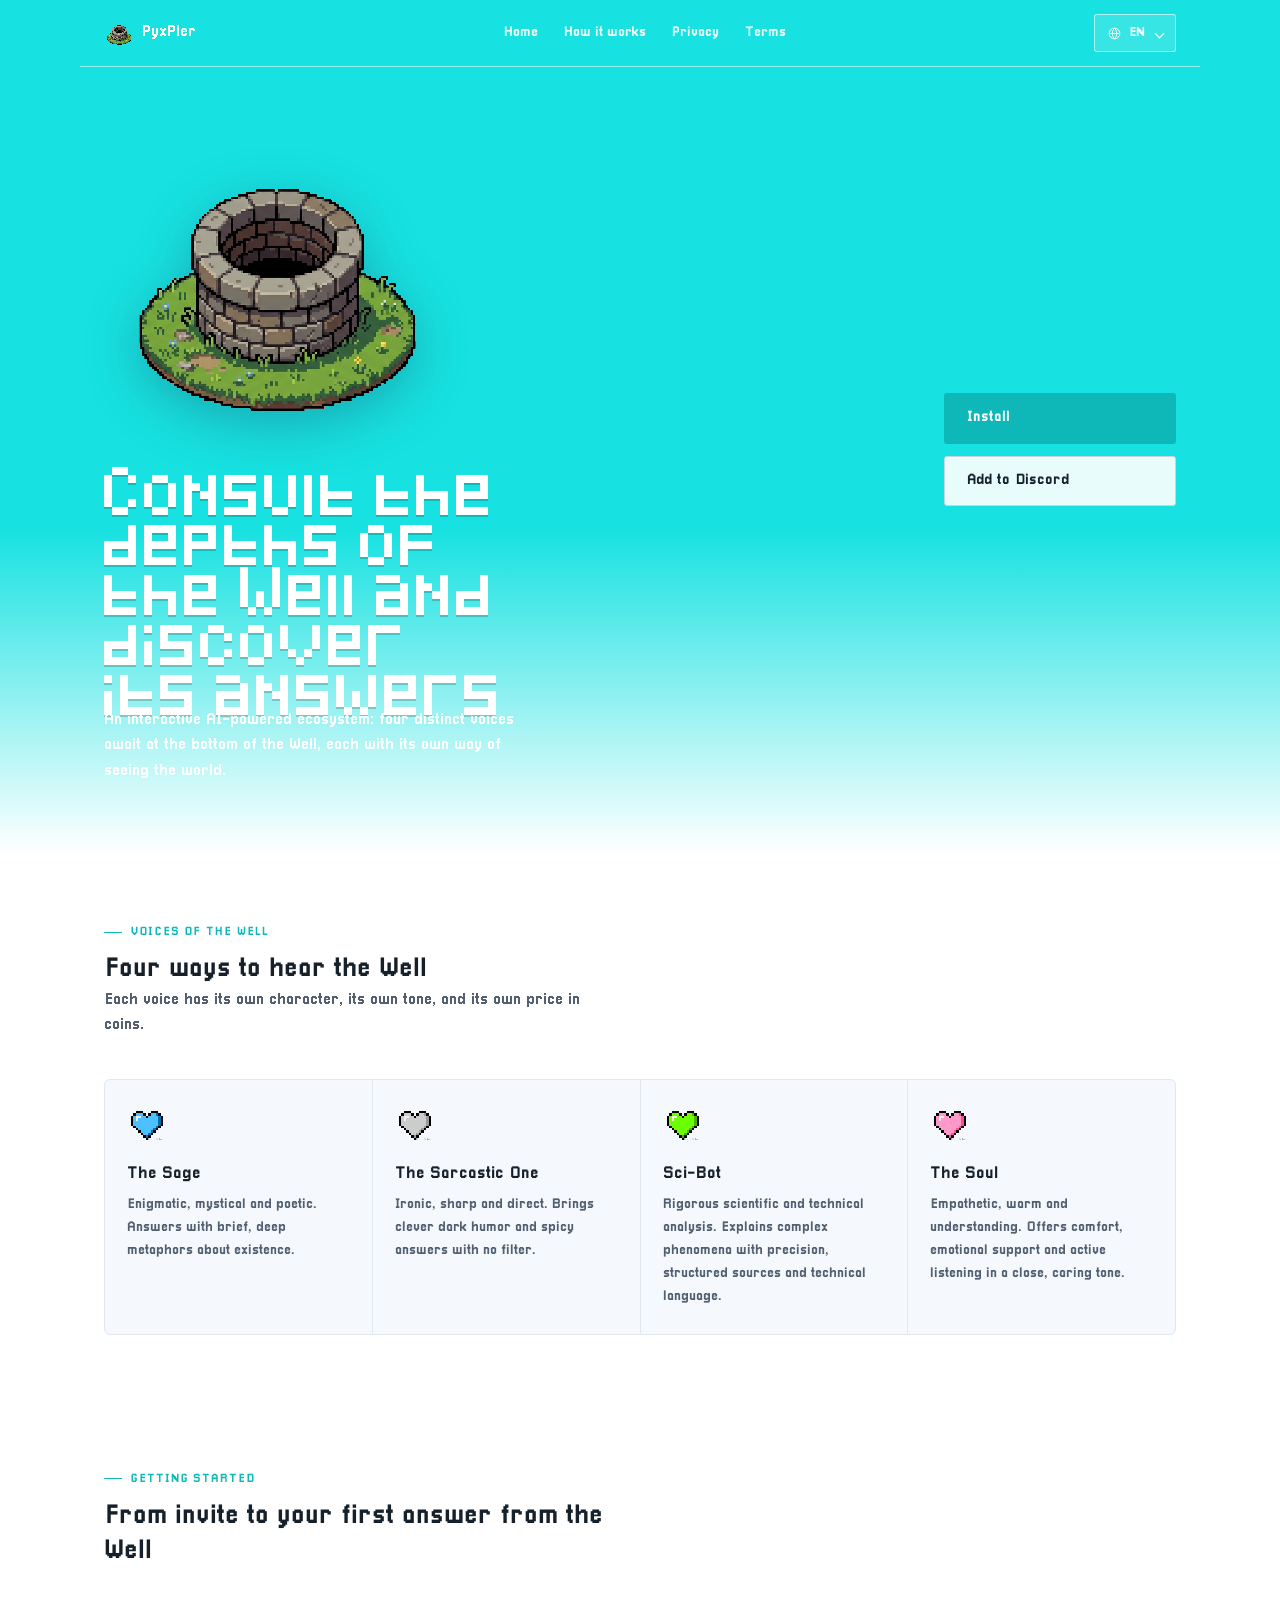
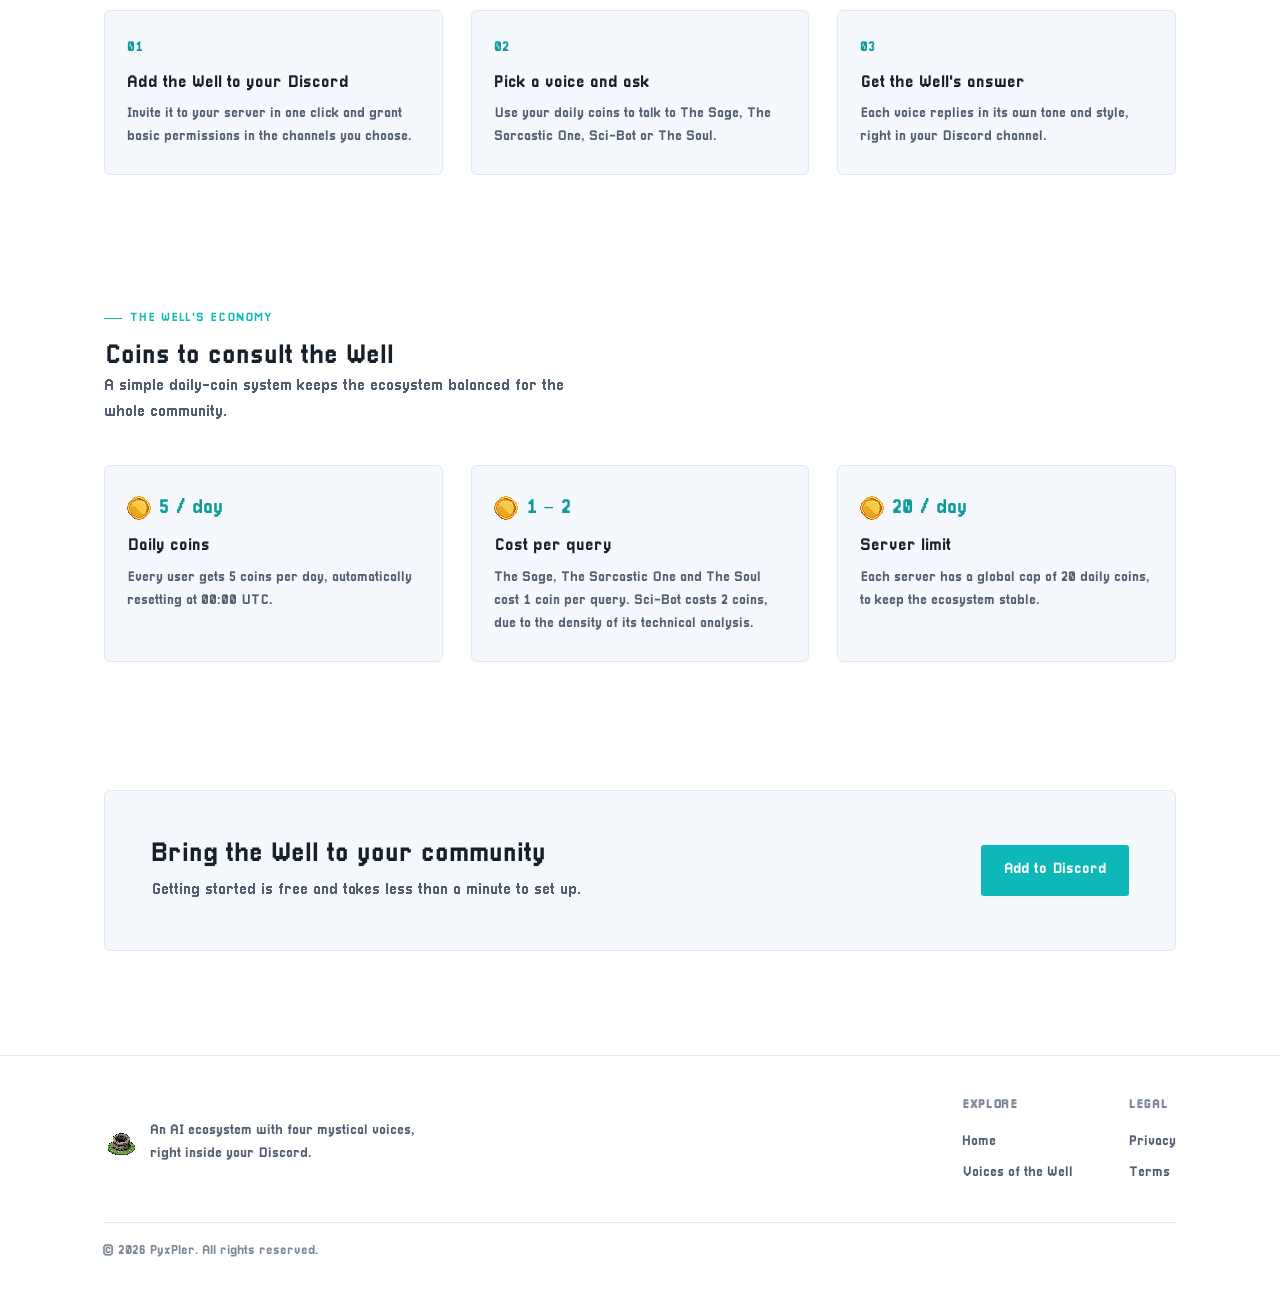
<file: index.html>
<!DOCTYPE html>
<html lang="es">
<head>
<meta charset="UTF-8">
<meta name="viewport" content="width=device-width, initial-scale=1.0">
<title data-i18n="meta.titleHome">PyxPler - El Pozo de los Deseos: consulta sus 4 voces en Discord</title>
<meta name="description" content="PyxPler es un bot de Discord con inteligencia artificial: El Pozo de los Deseos, un ecosistema con cuatro voces místicas que responden tus consultas.">
<link rel="icon" href="static/logo.png">
<link rel="stylesheet" href="css/style.css">
</head>
<body>

<header class="site-hero" id="top">
  <div class="hero-topbar container">
    <a class="topbar-brand" href="index.html#top">
      <img class="topbar-logo" src="static/miniature_logo.png" alt="PyxPler">
      <span class="topbar-word">PyxPler</span>
    </a>

    <nav class="topbar-nav">
      <a href="index.html#top" data-i18n="nav.home">Inicio</a>
      <a href="index.html#como-empezar" data-i18n="nav.howItWorks">Cómo funciona</a>
      <a href="privacy.html" data-i18n="nav.privacy">Privacidad</a>
      <a href="terms.html" data-i18n="nav.terms">Términos</a>
    </nav>

    <div class="lang-dropdown" id="lang-dropdown">
      <button type="button" class="lang-trigger" id="lang-trigger" data-i18n-aria-label="lang.selectLabel" aria-label="Idioma" aria-haspopup="listbox" aria-expanded="false">
        <svg viewBox="0 0 24 24" fill="none" stroke="currentColor" stroke-width="1.6" aria-hidden="true"><circle cx="12" cy="12" r="8.5"/><path d="M3.5 12h17M12 3.5c2.3 2.3 3.5 5.3 3.5 8.5s-1.2 6.2-3.5 8.5c-2.3-2.3-3.5-5.3-3.5-8.5S9.7 5.8 12 3.5Z"/></svg>
        <span class="lang-code" id="lang-current-code">ES</span>
        <span class="lang-chevron" aria-hidden="true"></span>
      </button>
      <div class="lang-panel" id="lang-panel" role="listbox" aria-label="Idioma"></div>
    </div>
  </div>

  <div class="hero-main container">
    <div class="hero-left">
      <a class="brand-link" href="index.html#top">
        <img class="brand-logo" src="static/logo.png" alt="PyxPler">
      </a>
      <div class="hero-copy">
        <h1 data-i18n="hero.title">Consulta las profundidades del Pozo y descubre sus respuestas</h1>
        <p class="lede" data-i18n="hero.subtitle">Un ecosistema interactivo con Inteligencia Artificial: cuatro voces distintas te esperan al fondo del Pozo, cada una con su propia forma de ver el mundo.</p>
      </div>
    </div>

    <div class="hero-actions">
      <button type="button" class="btn btn-primary selector-btn js-install-trigger" data-i18n="hero.installCta">
        Instalar
        <span class="chevron" aria-hidden="true"></span>
      </button>
      <button type="button" class="btn btn-ghost selector-btn js-invite-trigger" data-i18n="hero.discordCta">
        Añadir a Discord
        <span class="chevron" aria-hidden="true"></span>
      </button>
    </div>
  </div>
</header>

<main>

  <section class="section" id="voces">
    <div class="container">
      <div class="section-head reveal">
        <span class="eyebrow" data-i18n="voices.eyebrow">Las voces del Pozo</span>
        <h2 data-i18n="voices.title">Cuatro formas de escuchar al Pozo</h2>
        <p class="lede" data-i18n="voices.lede">Cada voz tiene su propio carácter, su propio tono y su propio precio en monedas.</p>
      </div>

      <div class="features-grid reveal">
        <div class="feature-card">
          <div class="feature-icon" aria-hidden="true">
            <img src="static/personalidad_sabia.png" alt="">
          </div>
          <h3 data-i18n="voices.sabio.title">El Sabio</h3>
          <p data-i18n="voices.sabio.body">Enigmático, místico y poético. Responde con metáforas breves y profundas sobre la existencia.</p>
        </div>

        <div class="feature-card">
          <div class="feature-icon" aria-hidden="true">
            <img src="static/personalidad_sarcastica.png" alt="">
          </div>
          <h3 data-i18n="voices.sarcastico.title">El Sarcástico</h3>
          <p data-i18n="voices.sarcastico.body">Irónico, ácido y directo. Aporta humor negro inteligente y respuestas picantes sin rodeos.</p>
        </div>

        <div class="feature-card">
          <div class="feature-icon" aria-hidden="true">
            <img src="static/personalidad_cientifica.png" alt="">
          </div>
          <h3 data-i18n="voices.scibot.title">Sci-Bot</h3>
          <p data-i18n="voices.scibot.body">Análisis científico y técnico riguroso. Explica fenómenos complejos con precisión, fuentes estructuradas y lenguaje técnico.</p>
        </div>

        <div class="feature-card">
          <div class="feature-icon" aria-hidden="true">
            <img src="static/personalidad_alma.png" alt="">
          </div>
          <h3 data-i18n="voices.alma.title">El Alma</h3>
          <p data-i18n="voices.alma.body">Empático, cálido y comprensivo. Ofrece consuelo, apoyo emocional y escucha activa en un tono cercano.</p>
        </div>
      </div>
    </div>
  </section>

  <section class="section" id="como-empezar">
    <div class="container">
      <div class="section-head reveal">
        <span class="eyebrow" data-i18n="steps.eyebrow">Cómo empezar</span>
        <h2 data-i18n="steps.title">De la invitación a tu primera respuesta del Pozo</h2>
      </div>

      <div class="steps reveal">
        <div class="step">
          <div class="step-index">01</div>
          <h3 data-i18n="steps.step1.title">Añade el Pozo a tu Discord</h3>
          <p data-i18n="steps.step1.body">Invítalo a tu servidor con un clic y concede los permisos básicos en los canales que elijas.</p>
        </div>
        <div class="step">
          <div class="step-index">02</div>
          <h3 data-i18n="steps.step2.title">Elige una voz y consulta</h3>
          <p data-i18n="steps.step2.body">Usa tus monedas diarias para hablar con El Sabio, El Sarcástico, Sci-Bot o El Alma.</p>
        </div>
        <div class="step">
          <div class="step-index">03</div>
          <h3 data-i18n="steps.step3.title">Recibe la respuesta del Pozo</h3>
          <p data-i18n="steps.step3.body">Cada voz responde con su propio tono y estilo, directo en tu canal de Discord.</p>
        </div>
      </div>
    </div>
  </section>

  <section class="section" id="economia">
    <div class="container">
      <div class="section-head reveal">
        <span class="eyebrow" data-i18n="economy.eyebrow">Economía del Pozo</span>
        <h2 data-i18n="economy.title">Monedas para consultar al Pozo</h2>
        <p class="lede" data-i18n="economy.lede">Un sistema simple de monedas diarias mantiene el ecosistema equilibrado para toda la comunidad.</p>
      </div>

      <div class="stats-grid reveal">
        <div class="stat-card">
          <span class="stat-figure">
            <img class="coin-icon" src="static/coin.png" alt="" aria-hidden="true">
            <span data-i18n="economy.daily.figureNum">5</span><span data-i18n="economy.daily.figureUnit"> / día</span>
          </span>
          <h3 data-i18n="economy.daily.title">Monedas diarias</h3>
          <p data-i18n="economy.daily.body">Cada usuario recibe 5 monedas por día, con reinicio automático a las 00:00 UTC.</p>
        </div>
        <div class="stat-card">
          <span class="stat-figure">
            <img class="coin-icon" src="static/coin.png" alt="" aria-hidden="true">
            <span data-i18n="economy.cost.figureNum">1 – 2</span><span data-i18n="economy.cost.figureUnit"></span>
          </span>
          <h3 data-i18n="economy.cost.title">Costo por consulta</h3>
          <p data-i18n="economy.cost.body">El Sabio, El Sarcástico y El Alma cuestan 1 moneda por consulta. Sci-Bot cuesta 2 monedas, por la densidad de su análisis técnico.</p>
        </div>
        <div class="stat-card">
          <span class="stat-figure">
            <img class="coin-icon" src="static/coin.png" alt="" aria-hidden="true">
            <span data-i18n="economy.serverCap.figureNum">20</span><span data-i18n="economy.serverCap.figureUnit"> / día</span>
          </span>
          <h3 data-i18n="economy.serverCap.title">Límite del servidor</h3>
          <p data-i18n="economy.serverCap.body">Cada servidor tiene un tope global de 20 monedas diarias, para mantener la estabilidad del ecosistema.</p>
        </div>
      </div>
    </div>
  </section>

  <section class="section">
    <div class="container">
      <div class="cta-band reveal">
        <div>
          <h2 data-i18n="cta.title">Lleva El Pozo a tu comunidad</h2>
          <p data-i18n="cta.body">Empezar es gratuito y tarda menos de un minuto en configurarse.</p>
        </div>
        <button type="button" class="btn btn-primary js-invite-trigger" data-i18n="nav.invite">Añadir a Discord</button>
      </div>
    </div>
  </section>

</main>

<footer class="site-footer">
  <div class="container">
    <div class="footer-grid">
      <div class="footer-brand">
        <a href="index.html#top">
          <img src="static/logo.png" alt="PyxPler">
        </a>
        <p data-i18n="footer.tagline">Un ecosistema de IA con cuatro voces místicas, directo en tu Discord.</p>
      </div>
      <div class="footer-cols">
        <div class="footer-col">
          <h4 data-i18n="footer.linksHeading">Explorar</h4>
          <a href="index.html#top" data-i18n="nav.home">Inicio</a>
          <a href="index.html#voces" data-i18n="nav.features">Voces del Pozo</a>
        </div>
        <div class="footer-col">
          <h4 data-i18n="footer.legalHeading">Legal</h4>
          <a href="privacy.html" data-i18n="nav.privacy">Privacidad</a>
          <a href="terms.html" data-i18n="nav.terms">Términos</a>
        </div>
      </div>
    </div>
    <div class="footer-bottom">
      <p>© <span id="current-year"></span> PyxPler. <span data-i18n="footer.rights">Todos los derechos reservados.</span></p>
    </div>
  </div>
</footer>

<!-- Modal: Añadir a Discord (Servidor / Usuario) -->
<div class="modal-overlay" id="invite-modal" aria-hidden="true">
  <div class="modal-card" role="dialog" aria-modal="true" aria-labelledby="invite-modal-title">
    <button class="modal-close" id="invite-modal-close" type="button" data-i18n-aria-label="invite.close" aria-label="Cerrar">
      <svg viewBox="0 0 24 24" fill="none" stroke="currentColor" stroke-width="1.8" aria-hidden="true"><path d="M5 5l14 14M19 5 5 19"/></svg>
    </button>
    <span class="eyebrow" data-i18n="invite.eyebrow">Añadir a Discord</span>
    <h2 id="invite-modal-title" data-i18n="invite.title">¿Dónde querés instalar el bot?</h2>
    <p data-i18n="invite.body">Elegí si querés añadirlo a un servidor completo o instalarlo solo para tu cuenta.</p>

    <div class="modal-options">
      <a class="modal-option" href="https://discord.com/oauth2/authorize?client_id=1534560193524924466&permissions=314432&integration_type=0&scope=applications.commands+bot" id="invite-server-link">
        <span class="modal-option-icon" aria-hidden="true">
          <svg viewBox="0 0 24 24" fill="none" stroke="currentColor" stroke-width="1.6"><rect x="3.5" y="4" width="17" height="7" rx="1.6"/><rect x="3.5" y="13" width="17" height="7" rx="1.6"/><circle cx="7.2" cy="7.5" r="0.9" fill="currentColor" stroke="none"/><circle cx="7.2" cy="16.5" r="0.9" fill="currentColor" stroke="none"/></svg>
        </span>
        <span class="modal-option-text">
          <strong data-i18n="invite.serverTitle">Servidor</strong>
          <span data-i18n="invite.serverBody">Disponible para todos los miembros del servidor que elijas.</span>
        </span>
      </a>
      <a class="modal-option" href="https://discord.com/oauth2/authorize?client_id=1534560193524924466&permissions=314432&integration_type=1&scope=applications.commands+bot" id="invite-user-link">
        <span class="modal-option-icon" aria-hidden="true">
          <svg viewBox="0 0 24 24" fill="none" stroke="currentColor" stroke-width="1.6"><circle cx="12" cy="8.2" r="3.4"/><path d="M5 20c0-3.6 3.1-6.2 7-6.2s7 2.6 7 6.2"/></svg>
        </span>
        <span class="modal-option-text">
          <strong data-i18n="invite.userTitle">Usuario</strong>
          <span data-i18n="invite.userBody">Lo usás vos, en cualquier servidor o mensaje directo.</span>
        </span>
      </a>
    </div>
  </div>
</div>

<!-- Modal: Instalar (plataformas) -->
<div class="modal-overlay" id="install-modal" aria-hidden="true">
  <div class="modal-card" role="dialog" aria-modal="true" aria-labelledby="install-modal-title">
    <button class="modal-close" id="install-modal-close" type="button" data-i18n-aria-label="install.close" aria-label="Cerrar">
      <svg viewBox="0 0 24 24" fill="none" stroke="currentColor" stroke-width="1.8" aria-hidden="true"><path d="M5 5l14 14M19 5 5 19"/></svg>
    </button>
    <span class="eyebrow" data-i18n="install.eyebrow">Instalar</span>
    <h2 id="install-modal-title" data-i18n="install.title">Elegí tu plataforma</h2>
    <p data-i18n="install.body">La aplicación de PyxPler está en camino para más plataformas. Elegí la tuya para enterarte primero.</p>

    <!--
      Cada fila de plataforma empieza como <div> (no clickeable) con la
      insignia "Próximamente". Para activar una plataforma cuando ya
      tengas el enlace de descarga, seguí GUIA_PLATAFORMAS.md.
    -->
    <div class="platform-list">
      <div class="platform-option" data-platform="android">
        <span class="platform-icon" aria-hidden="true">
          <svg viewBox="0 0 24 24" fill="none" stroke="currentColor" stroke-width="1.6"><rect x="7" y="2.5" width="10" height="19" rx="2.2"/><path d="M10.2 18.5h3.6"/></svg>
        </span>
        <span class="platform-name" data-i18n="install.android">Android</span>
        <span class="platform-badge" data-i18n="install.comingSoon">Próximamente</span>
      </div>
      <div class="platform-option" data-platform="ios">
        <span class="platform-icon" aria-hidden="true">
          <svg viewBox="0 0 24 24" fill="none" stroke="currentColor" stroke-width="1.6"><rect x="7" y="2.5" width="10" height="19" rx="2.2"/><path d="M10.2 18.5h3.6"/></svg>
        </span>
        <span class="platform-name" data-i18n="install.ios">iOS</span>
        <span class="platform-badge" data-i18n="install.comingSoon">Próximamente</span>
      </div>
      <div class="platform-option" data-platform="mac">
        <span class="platform-icon" aria-hidden="true">
          <svg viewBox="0 0 24 24" fill="none" stroke="currentColor" stroke-width="1.6"><rect x="3" y="4.5" width="18" height="12" rx="1.4"/><path d="M8 20h8M12 16.5V20"/></svg>
        </span>
        <span class="platform-name" data-i18n="install.mac">Mac</span>
        <span class="platform-badge" data-i18n="install.comingSoon">Próximamente</span>
      </div>
      <div class="platform-option" data-platform="windows">
        <span class="platform-icon" aria-hidden="true">
          <svg viewBox="0 0 24 24" fill="none" stroke="currentColor" stroke-width="1.6"><rect x="3.5" y="3.5" width="7.5" height="7.5"/><rect x="13" y="3.5" width="7.5" height="7.5"/><rect x="3.5" y="13" width="7.5" height="7.5"/><rect x="13" y="13" width="7.5" height="7.5"/></svg>
        </span>
        <span class="platform-name" data-i18n="install.windows">Windows</span>
        <span class="platform-badge" data-i18n="install.comingSoon">Próximamente</span>
      </div>
      <div class="platform-option" data-platform="linux">
        <span class="platform-icon" aria-hidden="true">
          <svg viewBox="0 0 24 24" fill="none" stroke="currentColor" stroke-width="1.6"><rect x="3" y="6" width="18" height="12" rx="1.4"/><path d="M7 10.2l2.2 1.8L7 13.8M12.5 13.8h3.8"/></svg>
        </span>
        <span class="platform-name" data-i18n="install.linux">Linux</span>
        <span class="platform-badge" data-i18n="install.comingSoon">Próximamente</span>
      </div>
    </div>
  </div>
</div>

<script src="lang/es.js"></script>
<script src="lang/en.js"></script>
<script src="js/main.js"></script>
</body>
</html>
</file>
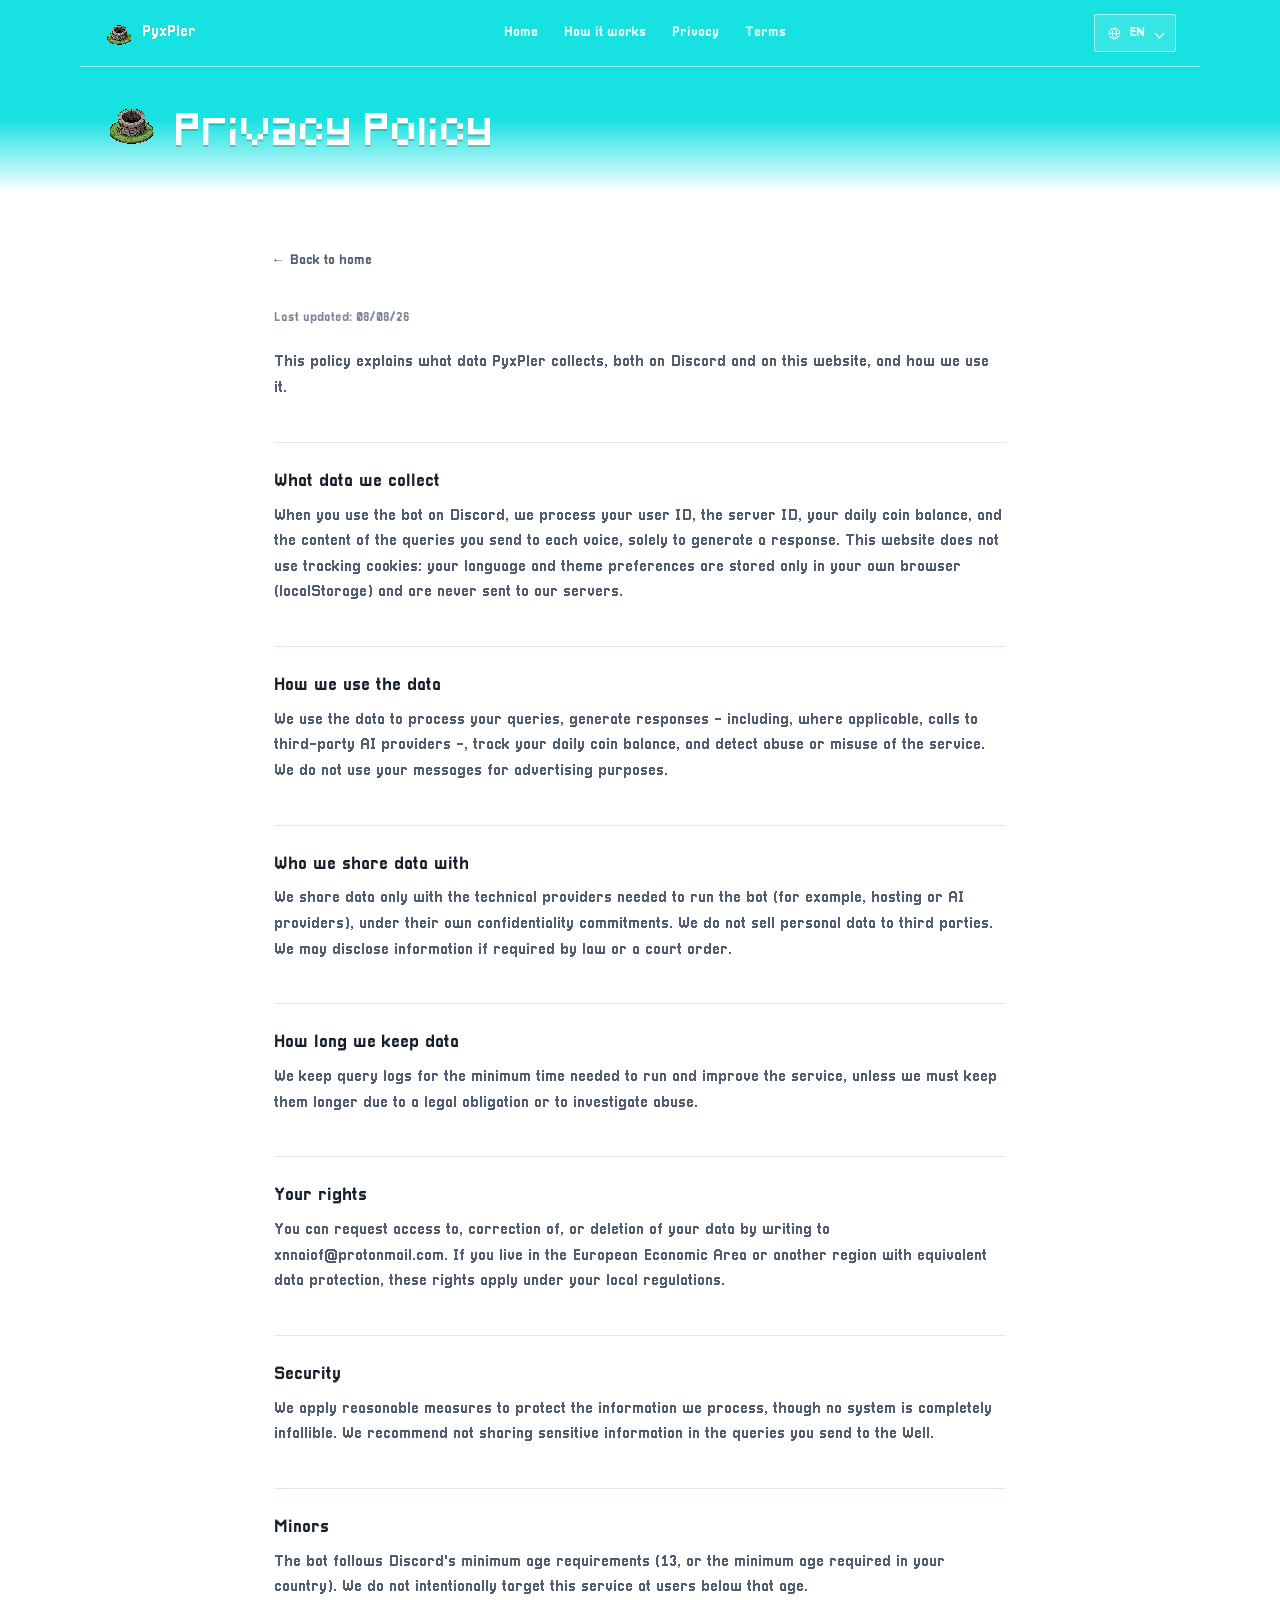
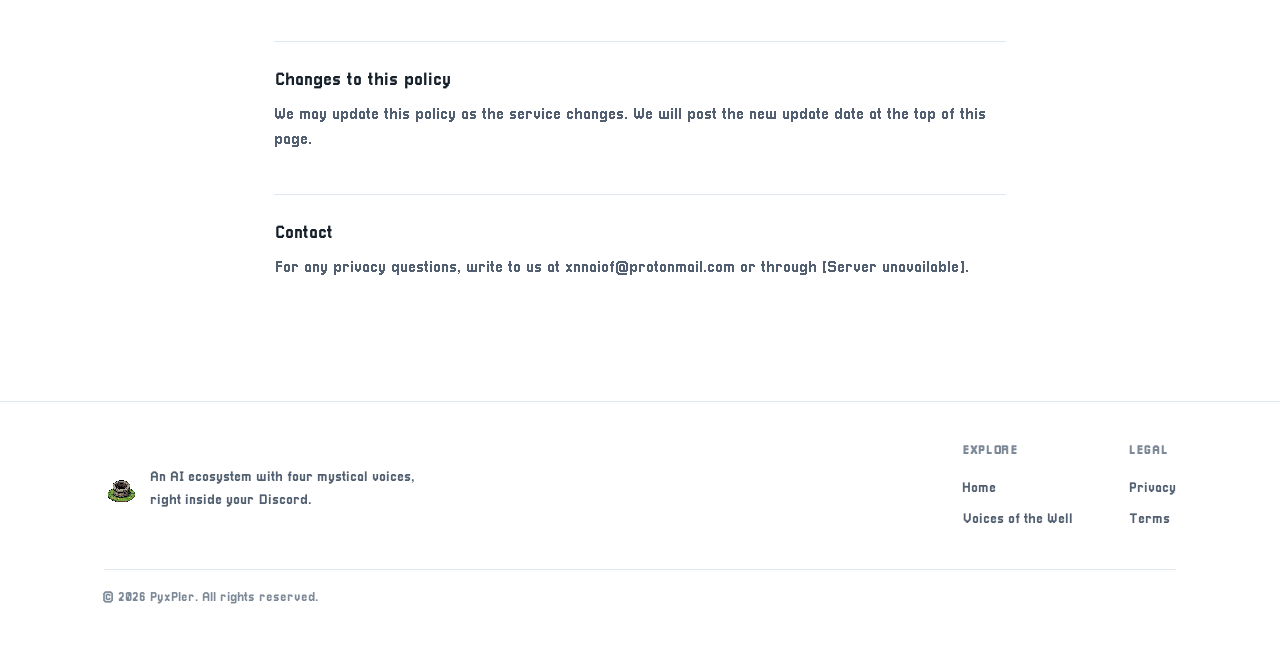
<file: privacy.html>
<!DOCTYPE html>
<html lang="es">
<head>
<meta charset="UTF-8">
<meta name="viewport" content="width=device-width, initial-scale=1.0">
<title data-i18n="meta.titlePrivacy">Política de Privacidad - PyxPler</title>
<meta name="description" content="Política de privacidad de PyxPler, bot de Discord de El Pozo de los Deseos.">
<link rel="icon" href="static/logo.png">
<link rel="stylesheet" href="css/style.css">
</head>
<body>

<header class="site-hero is-compact">
  <div class="hero-topbar container">
    <a class="topbar-brand" href="index.html#top">
      <img class="topbar-logo" src="static/miniature_logo.png" alt="PyxPler">
      <span class="topbar-word">PyxPler</span>
    </a>

    <nav class="topbar-nav">
      <a href="index.html#top" data-i18n="nav.home">Inicio</a>
      <a href="index.html#como-empezar" data-i18n="nav.howItWorks">Cómo funciona</a>
      <a href="privacy.html" data-i18n="nav.privacy">Privacidad</a>
      <a href="terms.html" data-i18n="nav.terms">Términos</a>
    </nav>

    <div class="lang-dropdown" id="lang-dropdown">
      <button type="button" class="lang-trigger" id="lang-trigger" data-i18n-aria-label="lang.selectLabel" aria-label="Idioma" aria-haspopup="listbox" aria-expanded="false">
        <svg viewBox="0 0 24 24" fill="none" stroke="currentColor" stroke-width="1.6" aria-hidden="true"><circle cx="12" cy="12" r="8.5"/><path d="M3.5 12h17M12 3.5c2.3 2.3 3.5 5.3 3.5 8.5s-1.2 6.2-3.5 8.5c-2.3-2.3-3.5-5.3-3.5-8.5S9.7 5.8 12 3.5Z"/></svg>
        <span class="lang-code" id="lang-current-code">ES</span>
        <span class="lang-chevron" aria-hidden="true"></span>
      </button>
      <div class="lang-panel" id="lang-panel" role="listbox" aria-label="Idioma"></div>
    </div>
  </div>

  <div class="hero-main container">
    <div class="hero-left">
      <a class="brand-link" href="index.html#top">
        <img class="brand-logo" src="static/logo.png" alt="PyxPler">
      </a>
      <div class="hero-copy">
        <h1 data-i18n="privacy.title">Política de Privacidad</h1>
      </div>
    </div>
  </div>
</header>

<main>
  <section class="legal">
    <div class="container">
      <a class="back-link" href="index.html#top">
        <span aria-hidden="true">←</span>
        <span data-i18n="common.backHome">Volver al inicio</span>
      </a>

      <p class="legal-updated" data-i18n="privacy.updated">Última actualización: [completa esta fecha]</p>
      <p class="legal-intro" data-i18n="privacy.intro">Esta política explica qué datos recopila PyxPler, tanto en Discord como en este sitio web, y cómo los usamos.</p>

      <article class="legal-section">
        <h2 data-i18n="privacy.s1.title">Qué datos recopilamos</h2>
        <p data-i18n="privacy.s1.body">…</p>
      </article>
      <article class="legal-section">
        <h2 data-i18n="privacy.s2.title">Cómo usamos los datos</h2>
        <p data-i18n="privacy.s2.body">…</p>
      </article>
      <article class="legal-section">
        <h2 data-i18n="privacy.s3.title">Con quién compartimos datos</h2>
        <p data-i18n="privacy.s3.body">…</p>
      </article>
      <article class="legal-section">
        <h2 data-i18n="privacy.s4.title">Cuánto tiempo conservamos los datos</h2>
        <p data-i18n="privacy.s4.body">…</p>
      </article>
      <article class="legal-section">
        <h2 data-i18n="privacy.s5.title">Tus derechos</h2>
        <p data-i18n="privacy.s5.body">…</p>
      </article>
      <article class="legal-section">
        <h2 data-i18n="privacy.s6.title">Seguridad</h2>
        <p data-i18n="privacy.s6.body">…</p>
      </article>
      <article class="legal-section">
        <h2 data-i18n="privacy.s7.title">Menores de edad</h2>
        <p data-i18n="privacy.s7.body">…</p>
      </article>
      <article class="legal-section">
        <h2 data-i18n="privacy.s8.title">Cambios en esta política</h2>
        <p data-i18n="privacy.s8.body">…</p>
      </article>
      <article class="legal-section">
        <h2 data-i18n="privacy.s9.title">Contacto</h2>
        <p data-i18n="privacy.s9.body">…</p>
      </article>
    </div>
  </section>
</main>

<footer class="site-footer">
  <div class="container">
    <div class="footer-grid">
      <div class="footer-brand">
        <a href="index.html#top">
          <img src="static/logo.png" alt="PyxPler">
        </a>
        <p data-i18n="footer.tagline">Un ecosistema de IA con cuatro voces místicas, directo en tu Discord.</p>
      </div>
      <div class="footer-cols">
        <div class="footer-col">
          <h4 data-i18n="footer.linksHeading">Explorar</h4>
          <a href="index.html#top" data-i18n="nav.home">Inicio</a>
          <a href="index.html#voces" data-i18n="nav.features">Voces del Pozo</a>
        </div>
        <div class="footer-col">
          <h4 data-i18n="footer.legalHeading">Legal</h4>
          <a href="privacy.html" data-i18n="nav.privacy">Privacidad</a>
          <a href="terms.html" data-i18n="nav.terms">Términos</a>
        </div>
      </div>
    </div>
    <div class="footer-bottom">
      <p>© <span id="current-year"></span> PyxPler. <span data-i18n="footer.rights">Todos los derechos reservados.</span></p>
    </div>
  </div>
</footer>

<script src="lang/es.js"></script>
<script src="lang/en.js"></script>
<script src="js/main.js"></script>
</body>
</html>
</file>
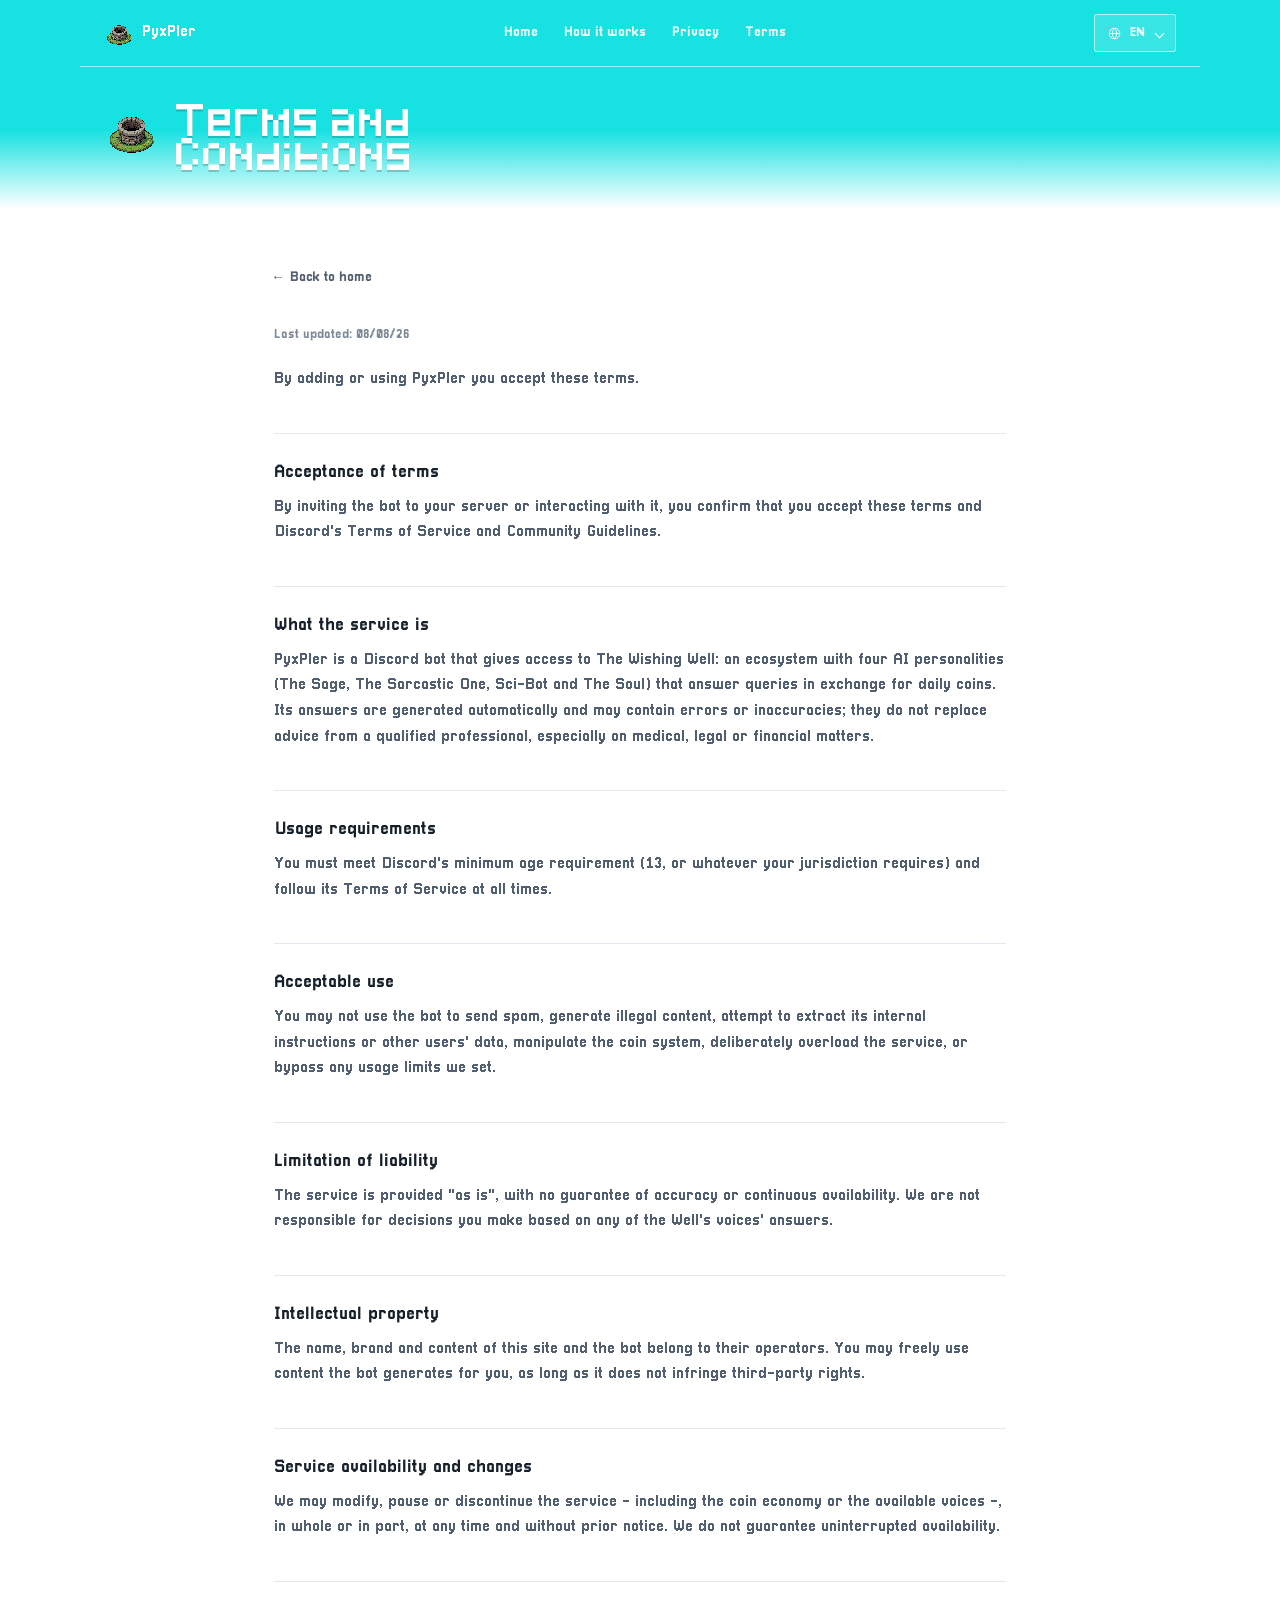
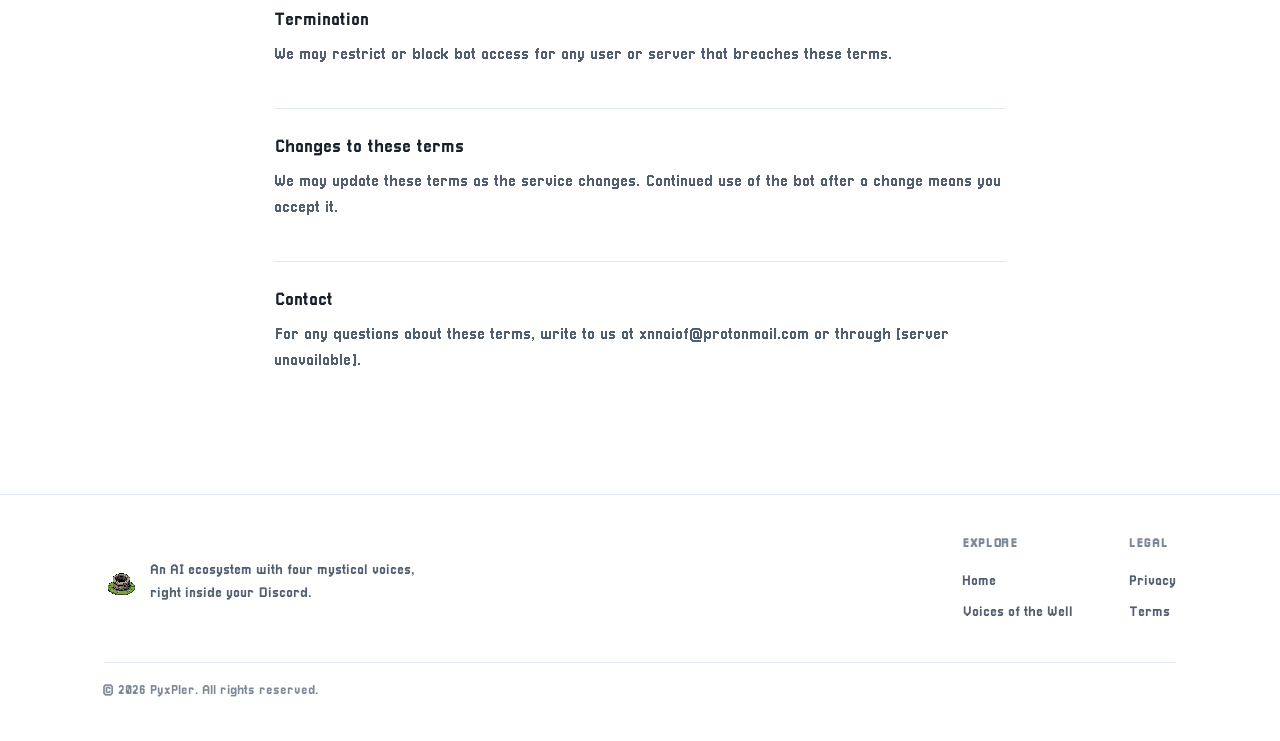
<file: terms.html>
<!DOCTYPE html>
<html lang="es">
<head>
<meta charset="UTF-8">
<meta name="viewport" content="width=device-width, initial-scale=1.0">
<title data-i18n="meta.titleTerms">Términos y Condiciones - PyxPler</title>
<meta name="description" content="Términos y condiciones de uso de PyxPler, bot de Discord de El Pozo de los Deseos.">
<link rel="icon" href="static/logo.png">
<link rel="stylesheet" href="css/style.css">
</head>
<body>

<header class="site-hero is-compact">
  <div class="hero-topbar container">
    <a class="topbar-brand" href="index.html#top">
      <img class="topbar-logo" src="static/miniature_logo.png" alt="PyxPler">
      <span class="topbar-word">PyxPler</span>
    </a>

    <nav class="topbar-nav">
      <a href="index.html#top" data-i18n="nav.home">Inicio</a>
      <a href="index.html#como-empezar" data-i18n="nav.howItWorks">Cómo funciona</a>
      <a href="privacy.html" data-i18n="nav.privacy">Privacidad</a>
      <a href="terms.html" data-i18n="nav.terms">Términos</a>
    </nav>

    <div class="lang-dropdown" id="lang-dropdown">
      <button type="button" class="lang-trigger" id="lang-trigger" data-i18n-aria-label="lang.selectLabel" aria-label="Idioma" aria-haspopup="listbox" aria-expanded="false">
        <svg viewBox="0 0 24 24" fill="none" stroke="currentColor" stroke-width="1.6" aria-hidden="true"><circle cx="12" cy="12" r="8.5"/><path d="M3.5 12h17M12 3.5c2.3 2.3 3.5 5.3 3.5 8.5s-1.2 6.2-3.5 8.5c-2.3-2.3-3.5-5.3-3.5-8.5S9.7 5.8 12 3.5Z"/></svg>
        <span class="lang-code" id="lang-current-code">ES</span>
        <span class="lang-chevron" aria-hidden="true"></span>
      </button>
      <div class="lang-panel" id="lang-panel" role="listbox" aria-label="Idioma"></div>
    </div>
  </div>

  <div class="hero-main container">
    <div class="hero-left">
      <a class="brand-link" href="index.html#top">
        <img class="brand-logo" src="static/logo.png" alt="PyxPler">
      </a>
      <div class="hero-copy">
        <h1 data-i18n="terms.title">Términos y Condiciones</h1>
      </div>
    </div>
  </div>
</header>

<main>
  <section class="legal">
    <div class="container">
      <a class="back-link" href="index.html#top">
        <span aria-hidden="true">←</span>
        <span data-i18n="common.backHome">Volver al inicio</span>
      </a>

      <p class="legal-updated" data-i18n="terms.updated">Última actualización: [completa esta fecha]</p>
      <p class="legal-intro" data-i18n="terms.intro">Al añadir o usar PyxPler aceptas estos términos.</p>

      <article class="legal-section">
        <h2 data-i18n="terms.s1.title">Aceptación de los términos</h2>
        <p data-i18n="terms.s1.body">…</p>
      </article>
      <article class="legal-section">
        <h2 data-i18n="terms.s2.title">Qué es el servicio</h2>
        <p data-i18n="terms.s2.body">…</p>
      </article>
      <article class="legal-section">
        <h2 data-i18n="terms.s3.title">Requisitos de uso</h2>
        <p data-i18n="terms.s3.body">…</p>
      </article>
      <article class="legal-section">
        <h2 data-i18n="terms.s4.title">Uso aceptable</h2>
        <p data-i18n="terms.s4.body">…</p>
      </article>
      <article class="legal-section">
        <h2 data-i18n="terms.s5.title">Limitación de responsabilidad</h2>
        <p data-i18n="terms.s5.body">…</p>
      </article>
      <article class="legal-section">
        <h2 data-i18n="terms.s6.title">Propiedad intelectual</h2>
        <p data-i18n="terms.s6.body">…</p>
      </article>
      <article class="legal-section">
        <h2 data-i18n="terms.s7.title">Disponibilidad y cambios del servicio</h2>
        <p data-i18n="terms.s7.body">…</p>
      </article>
      <article class="legal-section">
        <h2 data-i18n="terms.s8.title">Terminación</h2>
        <p data-i18n="terms.s8.body">…</p>
      </article>
      <article class="legal-section">
        <h2 data-i18n="terms.s9.title">Cambios en estos términos</h2>
        <p data-i18n="terms.s9.body">…</p>
      </article>
      <article class="legal-section">
        <h2 data-i18n="terms.s10.title">Contacto</h2>
        <p data-i18n="terms.s10.body">…</p>
      </article>
    </div>
  </section>
</main>

<footer class="site-footer">
  <div class="container">
    <div class="footer-grid">
      <div class="footer-brand">
        <a href="index.html#top">
          <img src="static/logo.png" alt="PyxPler">
        </a>
        <p data-i18n="footer.tagline">Un ecosistema de IA con cuatro voces místicas, directo en tu Discord.</p>
      </div>
      <div class="footer-cols">
        <div class="footer-col">
          <h4 data-i18n="footer.linksHeading">Explorar</h4>
          <a href="index.html#top" data-i18n="nav.home">Inicio</a>
          <a href="index.html#voces" data-i18n="nav.features">Voces del Pozo</a>
        </div>
        <div class="footer-col">
          <h4 data-i18n="footer.legalHeading">Legal</h4>
          <a href="privacy.html" data-i18n="nav.privacy">Privacidad</a>
          <a href="terms.html" data-i18n="nav.terms">Términos</a>
        </div>
      </div>
    </div>
    <div class="footer-bottom">
      <p>© <span id="current-year"></span> PyxPler. <span data-i18n="footer.rights">Todos los derechos reservados.</span></p>
    </div>
  </div>
</footer>

<script src="lang/es.js"></script>
<script src="lang/en.js"></script>
<script src="js/main.js"></script>
</body>
</html>
</file>
<file: css/style.css>
/* =========================================================
   PyxPler — El Pozo de los Deseos
   Paleta: blanco limpio + banda cian (#17E1E1) solo en la
   cabecera. Tipografía pixel-art (Pixellari / Pixeled).
   ========================================================= */

/* ---------- Fuentes locales ---------- */
@font-face {
  font-family: "Pixellari";
  src: url("../fonts/Pixellari.ttf") format("truetype");
  font-display: swap;
  font-weight: 400;
}
@font-face {
  font-family: "Pixeled";
  src: url("../fonts/Pixeled.ttf") format("truetype");
  font-display: swap;
  font-weight: 400;
}

/* ---------- Reset ligero ---------- */
*, *::before, *::after { box-sizing: border-box; }
html, body, h1, h2, h3, h4, p, figure, blockquote, dl, dd, ul, ol { margin: 0; }
ul[class], ol[class] { list-style: none; padding: 0; }
img, picture, svg { display: block; max-width: 100%; }
a { color: inherit; }
button { font: inherit; color: inherit; background: none; border: 0; cursor: pointer; }
input, select { font: inherit; }

/* ---------- Tokens ---------- */
:root {
  --bg: #FFFFFF;
  --bg-soft: #EEF3FA;
  --surface: #F5F8FC;
  --ink: #16202B;
  --ink-soft: #526071;
  --ink-faint: #7C8896;
  --accent: #0FB8B8;
  --accent-strong: #0C9A9A;
  --accent-contrast: #FFFFFF;
  --line: #E2E8F0;
  --line-strong: #C9D3E0;
  --shadow: 213 45% 20%;

  --hero-cyan: #17E1E1;

  --font-display: "Pixellari", ui-sans-serif, system-ui, sans-serif;
  --font-body: "Pixellari", ui-sans-serif, system-ui, sans-serif;
  --font-mono: "Pixellari", ui-monospace, monospace;
  --font-hero-title: "Pixeled", "Pixellari", ui-sans-serif, sans-serif;

  --radius-sm: 3px;
  --radius-md: 6px;
  --container: 1120px;

  color-scheme: light;
}

/* ---------- Base ---------- */
html { scroll-behavior: smooth; }
@media (prefers-reduced-motion: reduce) {
  html { scroll-behavior: auto; }
  * { animation-duration: 0.001ms !important; animation-iteration-count: 1 !important; transition-duration: 0.001ms !important; scroll-behavior: auto !important; }
}

body {
  background: var(--bg);
  color: var(--ink);
  font-family: var(--font-body);
  font-size: 16px;
  line-height: 1.6;
  -webkit-font-smoothing: antialiased;
}

:where(:focus-visible) {
  outline: 2px solid var(--accent);
  outline-offset: 3px;
  border-radius: 2px;
}

.container {
  width: 100%;
  max-width: var(--container);
  margin-inline: auto;
  padding-inline: 24px;
}

.visually-hidden {
  position: absolute; width: 1px; height: 1px;
  padding: 0; margin: -1px; overflow: hidden;
  clip: rect(0,0,0,0); white-space: nowrap; border: 0;
}

.eyebrow {
  font-family: var(--font-mono);
  font-size: 0.72rem;
  letter-spacing: 0.08em;
  text-transform: uppercase;
  color: var(--accent);
  display: inline-flex;
  align-items: center;
  gap: 8px;
}
.eyebrow::before {
  content: "";
  width: 18px; height: 1px;
  background: var(--accent);
}

h1, h2, h3 { font-family: var(--font-display); font-weight: 400; letter-spacing: 0; }
h1 { font-size: clamp(1.7rem, 3.4vw, 2.5rem); line-height: 1.25; }
h2 { font-size: clamp(1.3rem, 2.2vw, 1.7rem); line-height: 1.3; }
h3 { font-size: 1.05rem; line-height: 1.4; }

.lede { font-size: 1rem; color: var(--ink-soft); max-width: 54ch; }

/* ---------- Botones ---------- */
.btn {
  display: inline-flex; align-items: center; justify-content: center; gap: 8px;
  padding: 12px 22px;
  border-radius: var(--radius-sm);
  font-family: var(--font-body);
  font-weight: 400; font-size: 0.95rem;
  border: 1px solid transparent;
  transition: transform 0.15s ease, background-color 0.2s ease, border-color 0.2s ease, color 0.2s ease;
  white-space: nowrap;
}
.btn:hover { transform: translateY(-1px); }
.btn:active { transform: translateY(0); }

.btn-primary {
  background: var(--accent);
  color: var(--accent-contrast);
}
.btn-primary:hover { background: var(--accent-strong); }

.btn-ghost {
  background: rgba(255, 255, 255, 0.9);
  border-color: var(--line-strong);
  color: var(--ink);
}
.btn-ghost:hover { border-color: var(--accent); color: var(--accent); }

/* Botones tipo "selector" (con chevron), usados para
   Instalar / Añadir a Discord: dejan claro que abren algo. */
.selector-btn { gap: 10px; }
.selector-btn .chevron {
  width: 7px; height: 7px; flex: none;
  border-right: 1.5px solid currentColor; border-bottom: 1.5px solid currentColor;
  transform: rotate(45deg);
  opacity: 0.85;
}

/* ---------- Cabecera / Hero (fusionados) ---------- */
.site-hero {
  position: relative;
  background: linear-gradient(180deg, var(--hero-cyan) 0%, var(--hero-cyan) 62%, #FFFFFF 100%);
}

/* Barra superior: logo pequeño + navegación + idioma */
.hero-topbar {
  position: relative; z-index: 2;
  display: flex; align-items: center; justify-content: space-between;
  gap: 18px;
  padding-block: 14px;
  border-bottom: 1px solid rgba(255, 255, 255, 0.55);
}

.topbar-brand {
  display: inline-flex; align-items: center; gap: 8px;
  text-decoration: none;
  flex: none;
}
.topbar-logo {
  width: 30px; height: 30px;
  object-fit: contain;
  image-rendering: pixelated;
}
.topbar-word {
  font-family: var(--font-body);
  font-size: 1rem;
  color: #FFFFFF;
}

.topbar-nav {
  display: flex; align-items: center; gap: 26px;
  flex: 1;
  justify-content: center;
}
.topbar-nav a {
  text-decoration: none;
  font-size: 0.86rem;
  color: rgba(255, 255, 255, 0.92);
  transition: color 0.2s ease;
}
.topbar-nav a:hover { color: #FFFFFF; text-decoration: underline; }

@media (max-width: 780px) {
  .topbar-nav { display: none; }
}

.site-hero .lang-trigger {
  border-color: rgba(255, 255, 255, 0.6);
  color: #FFFFFF;
  background: rgba(255, 255, 255, 0.14);
}
.site-hero .lang-trigger:hover,
.site-hero .lang-trigger[aria-expanded="true"] {
  border-color: #FFFFFF;
  color: #FFFFFF;
  background: rgba(255, 255, 255, 0.24);
}
.site-hero .lang-panel {
  background: var(--surface);
  border-color: var(--line);
}
.site-hero .lang-option { color: var(--ink-soft); }
.site-hero .lang-option:hover, .site-hero .lang-option:focus-visible { background: var(--bg-soft); color: var(--ink); }
.site-hero .lang-option[aria-selected="true"] { color: var(--accent-strong); }

/* Cuerpo principal del hero: logo grande + título/subtítulo
   apilados a la izquierda, botones a la derecha. */
.hero-main {
  position: relative; z-index: 2;
  display: flex; align-items: center; justify-content: space-between;
  gap: 40px; flex-wrap: wrap;
  padding-block: 48px 68px;
}

.hero-left {
  display: flex; flex-direction: column; align-items: flex-start; gap: 20px;
  flex: 1 1 460px;
  min-width: 280px;
}
.brand-link { flex: none; }
.brand-logo {
  width: clamp(200px, 27vw, 340px);
  height: auto;
  object-fit: contain;
  image-rendering: pixelated;
  filter: drop-shadow(0 14px 26px hsl(var(--shadow) / 0.3));
}
.hero-copy { max-width: 46ch; }
.hero-copy h1 {
  font-family: var(--font-hero-title);
  color: #FFFFFF;
  text-shadow: 0 2px 0 rgba(0,0,0,0.18);
}
.hero-copy .lede { color: rgba(255, 255, 255, 0.92); }

.hero-actions {
  display: flex; flex-direction: column; align-items: stretch; gap: 12px;
  flex: 0 0 auto;
  width: 232px;
}
.hero-actions .btn { width: 100%; justify-content: space-between; }

@media (max-width: 860px) {
  .hero-main { flex-direction: column; align-items: flex-start; padding-block: 32px 46px; }
  .hero-left { flex-direction: column; align-items: flex-start; text-align: left; }
  .brand-logo { width: clamp(160px, 46vw, 240px); }
  .hero-actions { width: 100%; flex-direction: row; flex-wrap: wrap; }
  .hero-actions .btn { width: auto; flex: 1 1 200px; }
}

/* ---------- Cabecera compacta (privacidad / términos) ---------- */
.site-hero.is-compact .hero-main { padding-block: 30px 44px; }
.site-hero.is-compact .hero-left { flex-direction: row; align-items: center; gap: 18px; }
.site-hero.is-compact .brand-logo { width: 54px; filter: none; }
.site-hero.is-compact .hero-copy h1 { font-size: clamp(1.3rem, 2.6vw, 1.7rem); }

/* ---------- Selector de idioma (menú a medida) ---------- */
.lang-dropdown { position: relative; flex: none; }

.lang-trigger {
  display: inline-flex; align-items: center; gap: 7px;
  height: 38px; padding-inline: 12px;
  border: 1px solid var(--line-strong);
  border-radius: var(--radius-sm);
  font-family: var(--font-body);
  font-size: 0.8rem; color: var(--ink);
  transition: border-color 0.2s ease, color 0.2s ease, background-color 0.2s ease;
}
.lang-trigger:hover { border-color: var(--accent); color: var(--accent); }
.lang-trigger[aria-expanded="true"] { border-color: var(--accent); color: var(--accent); }
.lang-trigger svg { width: 15px; height: 15px; flex: none; }
.lang-trigger .lang-code {
  font-family: var(--font-mono); min-width: 1.6em; text-align: left;
}
.lang-trigger .lang-chevron {
  width: 7px; height: 7px; flex: none;
  border-right: 1px solid currentColor; border-bottom: 1px solid currentColor;
  transform: rotate(45deg); transition: transform 0.2s ease;
}
.lang-trigger[aria-expanded="true"] .lang-chevron { transform: rotate(-135deg); }

.lang-panel {
  position: absolute; top: calc(100% + 8px); right: 0;
  min-width: 172px;
  background: var(--surface);
  border: 1px solid var(--line);
  border-radius: var(--radius-md);
  box-shadow: 0 16px 34px -18px hsl(var(--shadow) / 0.5);
  padding: 6px;
  z-index: 60;
  opacity: 0; visibility: hidden; transform: translateY(-6px);
  transition: opacity 0.16s ease, transform 0.16s ease, visibility 0.16s;
}
.lang-panel.is-open { opacity: 1; visibility: visible; transform: translateY(0); }

.lang-option {
  display: flex; align-items: center; justify-content: space-between; gap: 10px;
  width: 100%; padding: 9px 10px;
  border-radius: 4px;
  font-family: var(--font-body);
  font-size: 0.85rem; text-align: left; color: var(--ink-soft);
  transition: background-color 0.15s ease, color 0.15s ease;
}
.lang-option:hover, .lang-option:focus-visible { background: var(--bg-soft); color: var(--ink); }
.lang-option[aria-selected="true"] { color: var(--accent-strong); }
.lang-option .lang-check {
  width: 13px; height: 13px; flex: none; opacity: 0;
}
.lang-option[aria-selected="true"] .lang-check { opacity: 1; }

@media (prefers-reduced-motion: reduce) {
  .lang-panel { transition: none; }
}

/* ---------- Features / Voces del Pozo ---------- */
.section { padding-block: 64px; }
.section-head { max-width: 60ch; margin-bottom: 40px; }
.section-head h2 { margin-top: 10px; }

.features-grid {
  display: grid; grid-template-columns: repeat(4, 1fr); gap: 1px;
  background: var(--line);
  border: 1px solid var(--line);
  border-radius: var(--radius-md);
  overflow: hidden;
}
@media (max-width: 900px) { .features-grid { grid-template-columns: 1fr 1fr; } }
@media (max-width: 560px) { .features-grid { grid-template-columns: 1fr; } }

.feature-card {
  background: var(--surface);
  padding: 26px 22px;
}
.feature-icon {
  width: 40px; height: 40px;
  display: grid; place-items: center;
  margin-bottom: 16px;
}
.feature-icon img {
  width: 32px; height: 32px;
  object-fit: contain;
  image-rendering: pixelated;
}
.feature-card h3 { margin-bottom: 8px; }
.feature-card p { color: var(--ink-soft); font-size: 0.9rem; }

/* ---------- Pasos (secuencia real) ---------- */
.steps {
  display: grid; grid-template-columns: repeat(3, 1fr); gap: 28px;
}
@media (max-width: 780px) { .steps { grid-template-columns: 1fr; } }
.step {
  padding: 26px 22px;
  border: 1px solid var(--line);
  border-radius: var(--radius-md);
  background: var(--surface);
}
.step-index {
  font-family: var(--font-mono); color: var(--accent-strong);
  font-size: 0.85rem; margin-bottom: 12px;
}
.step h3 { margin-bottom: 8px; }
.step p { color: var(--ink-soft); font-size: 0.9rem; }

/* ---------- Economía (tarjetas sin numerar: no es una secuencia) ---------- */
.stats-grid {
  display: grid; grid-template-columns: repeat(3, 1fr); gap: 28px;
}
@media (max-width: 780px) { .stats-grid { grid-template-columns: 1fr; } }
.stat-card {
  padding: 26px 22px;
  border: 1px solid var(--line);
  border-radius: var(--radius-md);
  background: var(--surface);
}
.stat-card h3 { margin-bottom: 8px; }
.stat-card p { color: var(--ink-soft); font-size: 0.9rem; }
.stat-figure {
  display: flex; align-items: center; gap: 8px;
  font-family: var(--font-mono); color: var(--accent-strong);
  font-size: 1.25rem; margin-bottom: 10px;
}
.coin-icon {
  width: 24px; height: 24px;
  object-fit: contain;
  image-rendering: pixelated;
  flex: none;
}

/* ---------- CTA final ---------- */
.cta-band {
  border: 1px solid var(--line);
  border-radius: var(--radius-md);
  background: var(--surface);
  padding: 46px;
  display: flex; align-items: center; justify-content: space-between;
  gap: 24px; flex-wrap: wrap;
}
.cta-band h2 { margin-bottom: 6px; }
.cta-band p { color: var(--ink-soft); }

/* ---------- Footer ---------- */
.site-footer {
  border-top: 1px solid var(--line);
  padding-block: 40px;
  margin-top: 40px;
}
.footer-grid {
  display: flex; justify-content: space-between; gap: 32px; flex-wrap: wrap;
}
.footer-brand { display: flex; align-items: center; gap: 12px; }
.footer-brand img { width: 34px; height: 34px; object-fit: contain; image-rendering: pixelated; }
.footer-brand p { color: var(--ink-soft); font-size: 0.9rem; max-width: 34ch; }
.footer-cols { display: flex; gap: 56px; flex-wrap: wrap; }
.footer-col h4 {
  font-family: var(--font-mono); font-size: 0.72rem; letter-spacing: 0.06em;
  text-transform: uppercase; color: var(--ink-faint); margin-bottom: 12px;
}
.footer-col a {
  display: block; text-decoration: none; color: var(--ink-soft);
  font-size: 0.9rem; padding-block: 4px; transition: color 0.2s ease;
}
.footer-col a:hover { color: var(--accent-strong); }
.footer-bottom {
  margin-top: 34px; padding-top: 18px; border-top: 1px solid var(--line);
  font-size: 0.8rem; color: var(--ink-faint);
  display: flex; justify-content: space-between; gap: 12px; flex-wrap: wrap;
}

/* ---------- Páginas legales ---------- */
.legal {
  padding-block: 56px 80px;
}
.legal .container { max-width: 780px; }
.legal-updated {
  font-family: var(--font-mono); font-size: 0.8rem; color: var(--ink-faint);
  margin-top: 10px;
}
.legal-intro { margin-top: 22px; color: var(--ink-soft); }
.legal-section {
  margin-top: 40px; padding-top: 28px; border-top: 1px solid var(--line);
}
.legal-section h2 { font-size: 1.1rem; margin-bottom: 10px; }
.legal-section p { color: var(--ink-soft); }
.legal-section p + p { margin-top: 10px; }
.back-link {
  display: inline-flex; align-items: center; gap: 8px;
  font-family: var(--font-mono); font-size: 0.85rem;
  color: var(--ink-soft); text-decoration: none; margin-bottom: 26px;
}
.back-link:hover { color: var(--accent-strong); }

/* ---------- Modal genérico (Discord / Instalar) ---------- */
body.no-scroll { overflow: hidden; }

.modal-overlay {
  position: fixed; inset: 0;
  background: hsl(var(--shadow) / 0.55);
  display: flex; align-items: center; justify-content: center;
  padding: 24px;
  z-index: 100;
  opacity: 0; visibility: hidden;
  transition: opacity 0.2s ease, visibility 0.2s;
}
.modal-overlay.is-open { opacity: 1; visibility: visible; }

.modal-card {
  position: relative;
  width: 100%; max-width: 460px;
  background: var(--surface);
  border: 1px solid var(--line);
  border-radius: var(--radius-md);
  padding: 30px 28px 26px;
  box-shadow: 0 30px 60px -24px hsl(var(--shadow) / 0.6);
  transform: translateY(10px) scale(0.98);
  transition: transform 0.22s ease;
  max-height: 86vh; overflow-y: auto;
}
.modal-overlay.is-open .modal-card { transform: translateY(0) scale(1); }
.modal-card h2 { margin-top: 10px; }
.modal-card > p { margin-top: 10px; color: var(--ink-soft); }

.modal-close {
  position: absolute; top: 16px; right: 16px;
  width: 30px; height: 30px;
  display: inline-grid; place-items: center;
  border: 1px solid var(--line-strong); border-radius: var(--radius-sm);
  color: var(--ink-soft);
  transition: border-color 0.2s ease, color 0.2s ease;
}
.modal-close:hover { border-color: var(--accent); color: var(--accent-strong); }
.modal-close svg { width: 14px; height: 14px; }

.modal-options { display: flex; flex-direction: column; gap: 10px; margin-top: 22px; }

.modal-option {
  display: flex; align-items: center; gap: 14px;
  padding: 14px 16px;
  border: 1px solid var(--line);
  border-radius: var(--radius-md);
  text-decoration: none;
  transition: border-color 0.2s ease, background-color 0.2s ease, transform 0.15s ease;
}
.modal-option:hover, .modal-option:focus-visible {
  border-color: var(--accent); background: var(--bg-soft); transform: translateY(-1px);
}
.modal-option-icon {
  width: 38px; height: 38px; flex: none;
  display: inline-grid; place-items: center;
  border: 1px solid var(--accent); border-radius: 50%;
  color: var(--accent-strong);
}
.modal-option-icon svg { width: 18px; height: 18px; }
.modal-option-text { display: flex; flex-direction: column; gap: 2px; }
.modal-option-text strong { font-family: var(--font-body); font-size: 1rem; color: var(--ink); }
.modal-option-text span { font-size: 0.85rem; color: var(--ink-soft); }

/* ---------- Lista de plataformas (modal "Instalar") ---------- */
.platform-list { display: flex; flex-direction: column; gap: 8px; margin-top: 22px; }

.platform-option {
  display: flex; align-items: center; gap: 14px;
  padding: 12px 14px;
  border: 1px solid var(--line);
  border-radius: var(--radius-md);
  text-decoration: none;
  cursor: default;
  opacity: 0.6;
  transition: opacity 0.2s ease, border-color 0.2s ease, background-color 0.2s ease, transform 0.15s ease;
}
.platform-icon {
  width: 34px; height: 34px; flex: none;
  display: inline-grid; place-items: center;
  border: 1px solid var(--line-strong); border-radius: 50%;
  color: var(--ink-faint);
}
.platform-icon svg { width: 16px; height: 16px; }
.platform-name { flex: 1; font-size: 0.92rem; color: var(--ink); }
.platform-badge {
  font-family: var(--font-mono); font-size: 0.68rem; letter-spacing: 0.04em; text-transform: uppercase;
  padding: 5px 9px; border-radius: 999px;
  background: var(--bg-soft); color: var(--ink-faint);
  white-space: nowrap;
}

/* Estado activo: cuando una plataforma ya tiene versión disponible.
   Ver GUIA_PLATAFORMAS.md para activar esto. */
.platform-option.is-available {
  cursor: pointer; opacity: 1;
}
.platform-option.is-available:hover, .platform-option.is-available:focus-visible {
  border-color: var(--accent); background: var(--bg-soft); transform: translateY(-1px);
}
.platform-option.is-available .platform-icon {
  border-color: var(--accent); color: var(--accent-strong);
}
.platform-option.is-available .platform-badge {
  background: var(--accent); color: var(--accent-contrast);
}

@media (prefers-reduced-motion: reduce) {
  .modal-overlay, .modal-card { transition: none; }
}

/* ---------- Reveal on scroll ---------- */
.reveal { opacity: 0; transform: translateY(14px); transition: opacity 0.6s ease, transform 0.6s ease; }
.reveal.is-visible { opacity: 1; transform: translateY(0); }

/* ---------- Utilidades ---------- */
.mt-lg { margin-top: 64px; }
</file>
